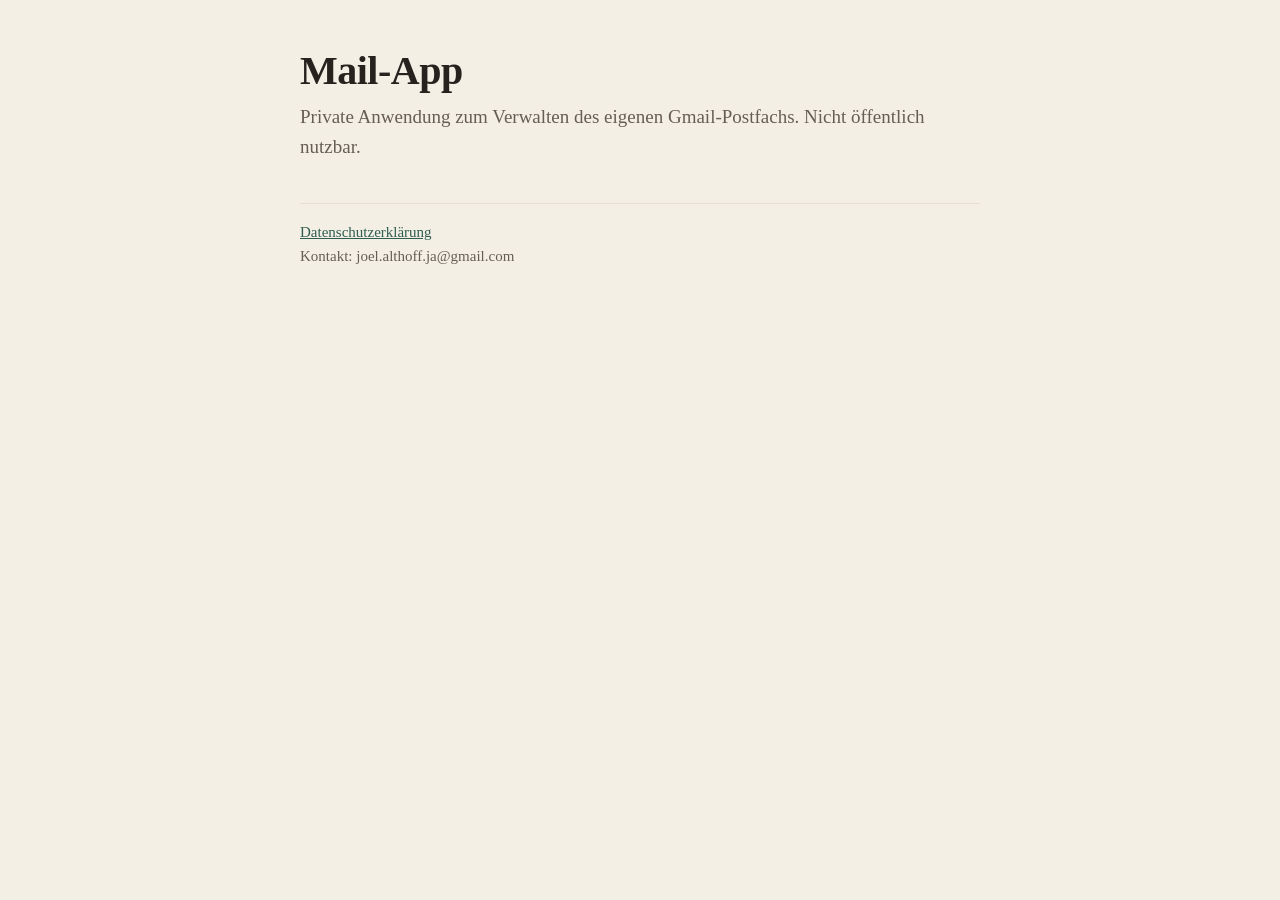
<file: index.html>
<!doctype html>
<html lang="de">
<head>
<meta charset="utf-8">
<meta name="viewport" content="width=device-width, initial-scale=1">
<title>Mail-App</title>
<link rel="stylesheet" href="style.css">
</head>
<body>
<main>
<h1>Mail-App</h1>
<p class="lead">Private Anwendung zum Verwalten des eigenen Gmail-Postfachs. Nicht öffentlich nutzbar.</p>
<footer>
<a href="datenschutz.html">Datenschutzerklärung</a>
<br>Kontakt: joel.althoff.ja@gmail.com
</footer>
</main>
</body>
</html>
</file>
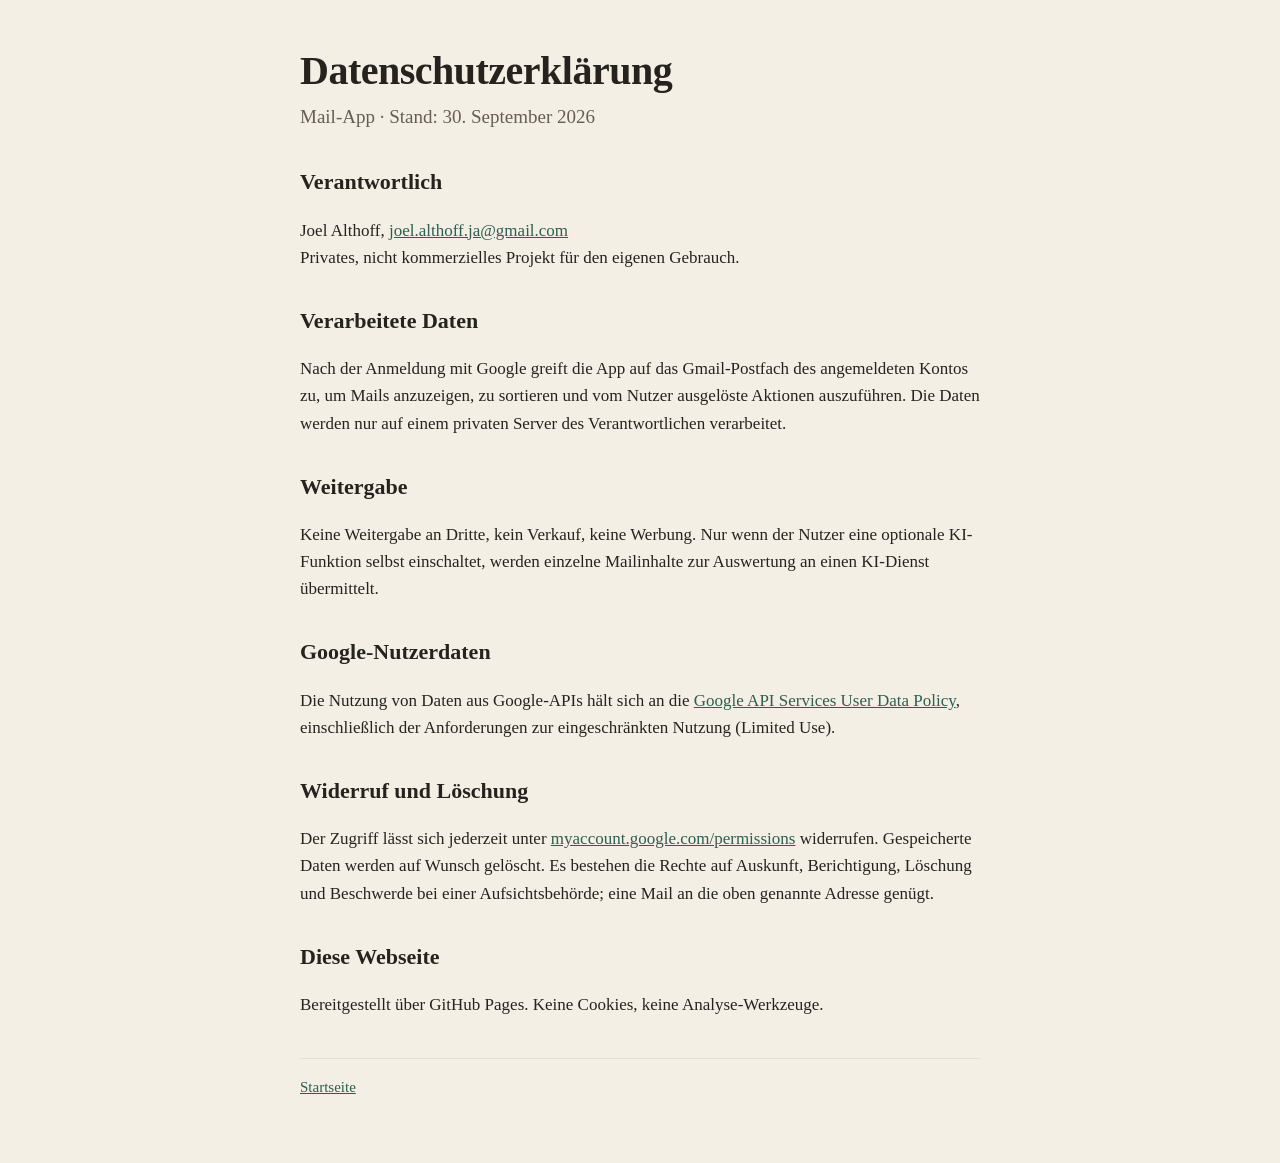
<file: datenschutz.html>
<!doctype html>
<html lang="de">
<head>
<meta charset="utf-8">
<meta name="viewport" content="width=device-width, initial-scale=1">
<title>Datenschutzerklärung · Mail-App</title>
<link rel="stylesheet" href="style.css">
</head>
<body>
<main>
<h1>Datenschutzerklärung</h1>
<p class="lead">Mail-App · Stand: 30. September 2026</p>

<h2>Verantwortlich</h2>
<p>Joel Althoff, <a href="mailto:joel.althoff.ja@gmail.com">joel.althoff.ja@gmail.com</a><br>
Privates, nicht kommerzielles Projekt für den eigenen Gebrauch.</p>

<h2>Verarbeitete Daten</h2>
<p>Nach der Anmeldung mit Google greift die App auf das Gmail-Postfach des angemeldeten Kontos zu, um Mails anzuzeigen, zu sortieren und vom Nutzer ausgelöste Aktionen auszuführen. Die Daten werden nur auf einem privaten Server des Verantwortlichen verarbeitet.</p>

<h2>Weitergabe</h2>
<p>Keine Weitergabe an Dritte, kein Verkauf, keine Werbung. Nur wenn der Nutzer eine optionale KI-Funktion selbst einschaltet, werden einzelne Mailinhalte zur Auswertung an einen KI-Dienst übermittelt.</p>

<h2>Google-Nutzerdaten</h2>
<p>Die Nutzung von Daten aus Google-APIs hält sich an die <a href="https://developers.google.com/terms/api-services-user-data-policy">Google API Services User Data Policy</a>, einschließlich der Anforderungen zur eingeschränkten Nutzung (Limited Use).</p>

<h2>Widerruf und Löschung</h2>
<p>Der Zugriff lässt sich jederzeit unter <a href="https://myaccount.google.com/permissions">myaccount.google.com/permissions</a> widerrufen. Gespeicherte Daten werden auf Wunsch gelöscht. Es bestehen die Rechte auf Auskunft, Berichtigung, Löschung und Beschwerde bei einer Aufsichtsbehörde; eine Mail an die oben genannte Adresse genügt.</p>

<h2>Diese Webseite</h2>
<p>Bereitgestellt über GitHub Pages. Keine Cookies, keine Analyse-Werkzeuge.</p>

<footer><a href="index.html">Startseite</a></footer>
</main>
</body>
</html>
</file>
<file: style.css>
:root { --bg: #F4EFE5; --card: #FFFDF8; --text: #26231F; --muted: #665E53; --line: #E6DECE; --accent: #2F5D50; }
@media (prefers-color-scheme: dark) { :root { --bg: #181715; --card: #22201D; --text: #EFE9DD; --muted: #A79E8F; --line: #34302A; --accent: #7FB5A2; } }
* { box-sizing: border-box; }
body { margin: 0; background: var(--bg); color: var(--text); font: 17px/1.6 Georgia, "Times New Roman", serif; }
main { max-width: 720px; margin: 0 auto; padding: 48px 20px 64px; }
h1 { font-size: 40px; line-height: 1.15; margin: 0 0 8px; letter-spacing: -0.5px; }
h2 { font-size: 22px; margin: 32px 0 8px; }
p, li { color: var(--text); }
.lead { color: var(--muted); font-size: 19px; margin: 0 0 28px; }
.card { background: var(--card); border: 1px solid var(--line); border-radius: 18px; padding: 20px 22px; margin: 20px 0; }
a { color: var(--accent); }
footer { margin-top: 40px; padding-top: 16px; border-top: 1px solid var(--line); color: var(--muted); font-size: 15px; }
footer a { margin-right: 16px; }
</file>
